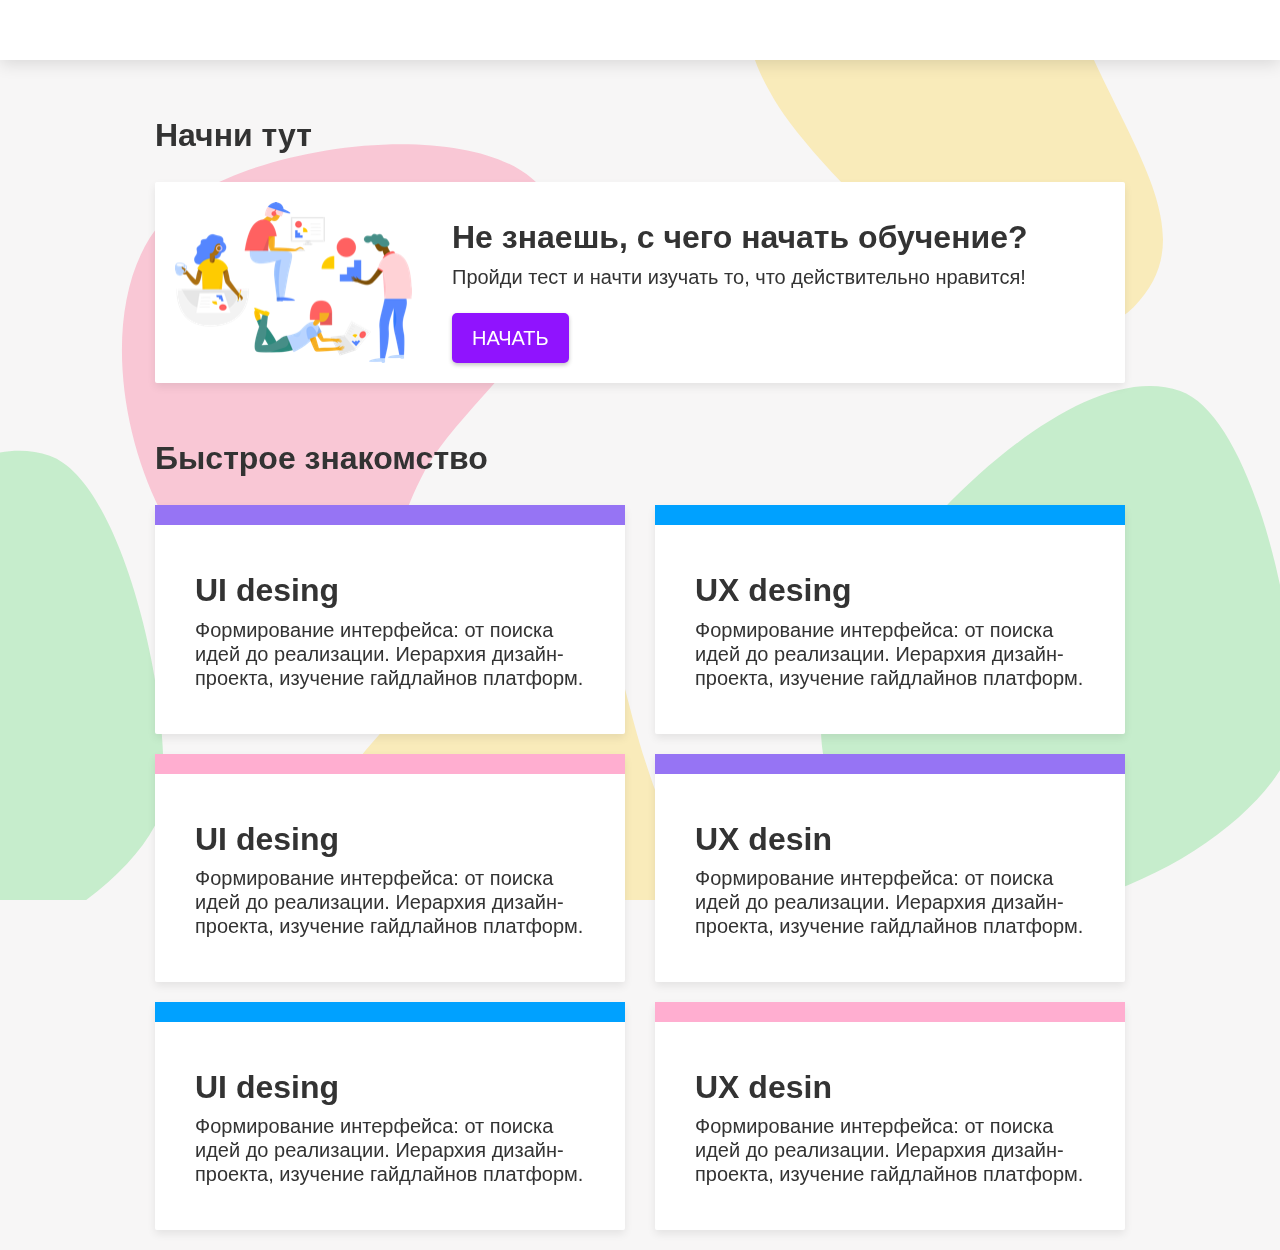
<file: index.html>
<!doctype html>
<html lang=ru>
<head>
    <meta charset="UTF-8">
    <meta name="viewport"
          content="width=device-width, user-scalable=no, initial-scale=1.0, maximum-scale=1.0, minimum-scale=1.0">
    <meta http-equiv="X-UA-Compatible" content="ie=edge">
    <title>Questeach</title>
    <link rel="stylesheet" href="./css/foundation.min.css">
    <link rel="stylesheet" href="./css/style.css">
</head>
<body>
    <div class="absolute-bg">
        <svg width="100%" height="auto" viewBox="-100 -100 1540 1124" xmlns="http://www.w3.org/2000/svg">
            <g fill="none" fill-rule="evenodd">
                <path d="M837.763 24.444c-67.516-112.92-18.602-144.112 64.405-238.56C958.96-278.735 944.908-376 1053.822-376c109.638 0 95.556 136.84 160.082 297.761 64.526 160.921 163.622 270.14 72.454 361.86C1173.245 397.42 896.97 123.469 837.763 24.445z" fill="#FFD22D" opacity=".3"/>
                <path d="M555.232 147.024c69.4 123.476-60.35 211.281-135.962 312.642-61.356 82.25-50.5 192.835-161.822 210.606C74.504 699.477-51.976 319.4 73.318 176.444c87.985-100.389 419.033-141.297 481.914-29.42z" fill="#FF5A89" opacity=".3"/>
                <path d="M1088.39 1036.692c-89.413-9.732-239.232-138.417-178.159-305.405 43.028-117.647 288.866-393.996 434.466-343.099 104.356 36.48 169.513 390.58 131.091 462.613-50.185 94.09-229.478 203.08-387.398 185.89zM-323.61 1117.692c-89.413-9.732-239.232-138.417-178.159-305.405C-458.74 694.64-212.903 418.29-67.303 469.188c104.356 36.48 169.513 390.58 131.091 462.613-50.185 94.09-229.478 203.08-387.398 185.89z" fill="#55D769" opacity=".303"/>
                <path d="M320.763 1010.444c-67.516-112.92-18.602-144.112 64.405-238.56C441.96 707.265 427.908 610 536.822 610c109.638 0 95.556 136.84 160.082 297.761 64.526 160.921 163.622 270.14 72.454 361.86-113.113 113.798-389.388-160.153-448.595-259.177z" fill="#FFD22D" opacity=".3"/>
            </g>
        </svg>
    </div>
    <header class="row expanded">
        <div class="small-12 row">
            <div class="avatar"></div>
        </div>
    </header>
    <div class="small-12 row relative">
        <div class="columns small-12">
            <div class="space-3"></div>
            <h3>Начни тут</h3>
            <div class="space-2"></div>
            <div class="block columns small-12 flex">
                <img src="./media/first.png" alt="lol">
                <div class="pl">
                    <h3>Не знаешь, с чего начать обучение?</h3>
                    <p>Пройди тест и начти изучать то, что действительно нравится!</p>
                    <a href="./survey-1.html">
                        <div class="button">НАЧАТЬ</div>
                    </a>
                </div>
            </div>
        </div>
        <div class="columns small-12 no-pd">
                <div class="columns small-12">
                <div class="space-3"></div>
                <h3>Быстрое знакомство</h3>
                <div class="space-2"></div>
            </div>
            <div class="columns small-6">
                <div class="course block">
                <div class="bar color-1"></div>
                    <h3>UI desing</h3>
                    <p>Формирование интерфейса: от поиска идей до реализации. Иерархия дизайн-проекта, изучение гайдлайнов платформ. </p>
                </div>
            </div>
            <div class="columns small-6">
                <div class="course block">
                <div class="bar color-2"></div>
                    <h3>UX desing</h3>
                    <p>Формирование интерфейса: от поиска идей до реализации. Иерархия дизайн-проекта, изучение гайдлайнов платформ. </p>
                </div>
            </div>
            <div class="columns small-6">
                <div class="course block">
                <div class="bar color-3"></div>
                    <h3>UI desing</h3>
                    <p>Формирование интерфейса: от поиска идей до реализации. Иерархия дизайн-проекта, изучение гайдлайнов платформ.</p>
                </div>
            </div>
            <div class="columns small-6">
                <div class="course block">
                <div class="bar color-1"></div>
                    <h3>UX desin</h3>
                    <p>Формирование интерфейса: от поиска идей до реализации. Иерархия дизайн-проекта, изучение гайдлайнов платформ.</p>
                </div>
            </div>
            <div class="columns small-6">
                <div class="course block">
                <div class="bar color-2"></div>
                    <h3>UI desing</h3>
                    <p>Формирование интерфейса: от поиска идей до реализации. Иерархия дизайн-проекта, изучение гайдлайнов платформ.</p>
                </div>
            </div>
            <div class="columns small-6">
                <div class="course block">
                <div class="bar color-3"></div>
                    <h3>UX desin</h3>
                    <p>Формирование интерфейса: от поиска идей до реализации. Иерархия дизайн-проекта, изучение гайдлайнов платформ.</p>
                </div>
            </div>
        </div>
    </div>
</body>
</html>
</file>
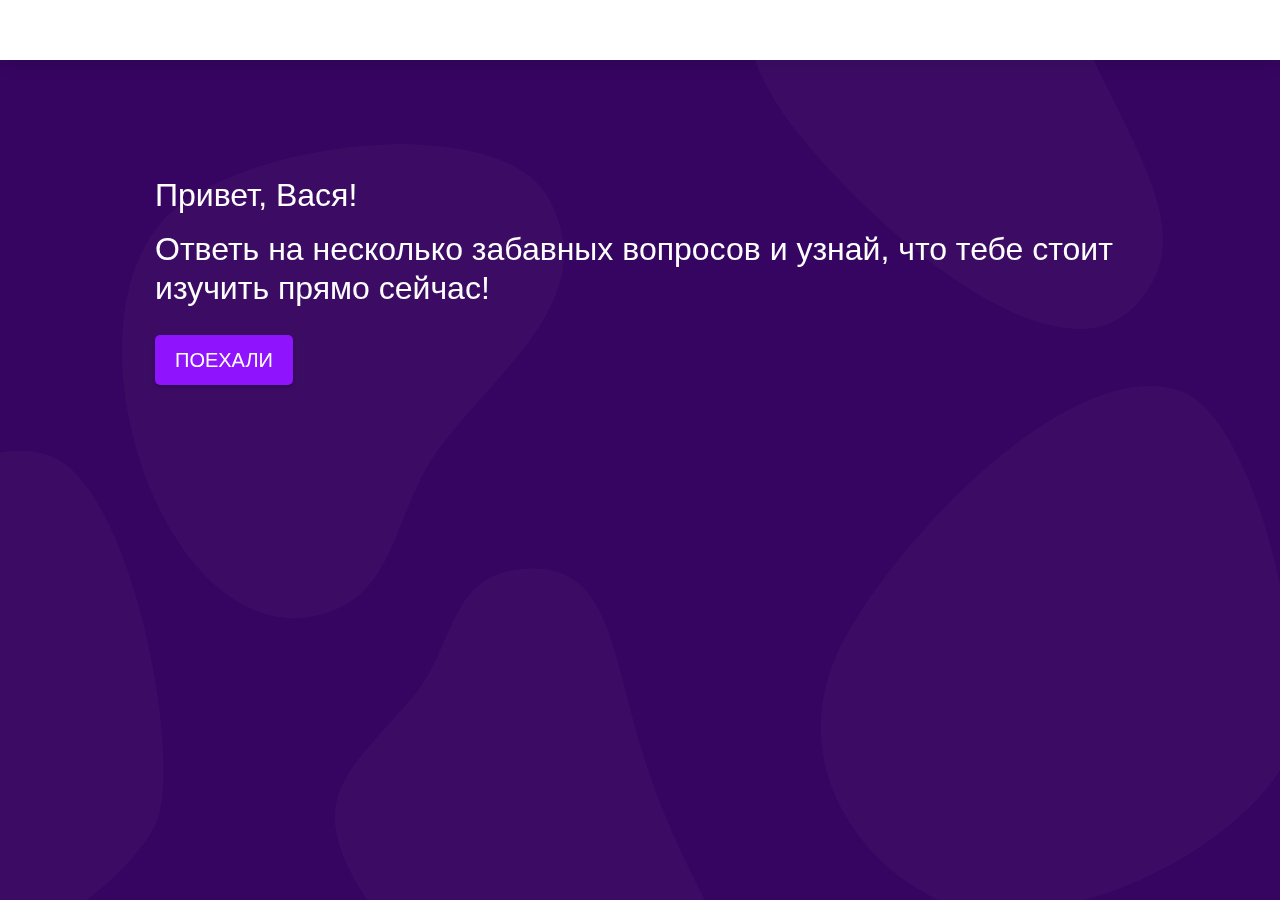
<file: survey-1.html>
<!doctype html>
<html lang=ru>
<head>
    <meta charset="UTF-8">
    <meta name="viewport"
          content="width=device-width, user-scalable=no, initial-scale=1.0, maximum-scale=1.0, minimum-scale=1.0">
    <meta http-equiv="X-UA-Compatible" content="ie=edge">
    <title>Questeach</title>
    <link rel="stylesheet" href="./css/foundation.min.css">
    <link rel="stylesheet" href="./css/style.css">
</head>
<body class="survey">
    <div class="absolute-bg">
        <svg width="100%" height="auto" viewBox="-100 -100 1540 1124" xmlns="http://www.w3.org/2000/svg">
            <g fill="none" fill-rule="evenodd">
                <path d="M837.763 24.444c-67.516-112.92-18.602-144.112 64.405-238.56C958.96-278.735 944.908-376 1053.822-376c109.638 0 95.556 136.84 160.082 297.761 64.526 160.921 163.622 270.14 72.454 361.86C1173.245 397.42 896.97 123.469 837.763 24.445z" fill="#FFFFFF" opacity=".03"/>
                <path d="M555.232 147.024c69.4 123.476-60.35 211.281-135.962 312.642-61.356 82.25-50.5 192.835-161.822 210.606C74.504 699.477-51.976 319.4 73.318 176.444c87.985-100.389 419.033-141.297 481.914-29.42z" fill="#FFFFFF" opacity=".03"/>
                <path d="M1088.39 1036.692c-89.413-9.732-239.232-138.417-178.159-305.405 43.028-117.647 288.866-393.996 434.466-343.099 104.356 36.48 169.513 390.58 131.091 462.613-50.185 94.09-229.478 203.08-387.398 185.89zM-323.61 1117.692c-89.413-9.732-239.232-138.417-178.159-305.405C-458.74 694.64-212.903 418.29-67.303 469.188c104.356 36.48 169.513 390.58 131.091 462.613-50.185 94.09-229.478 203.08-387.398 185.89z" fill="#FFFFFF" opacity=".03"/>
                <path d="M320.763 1010.444c-67.516-112.92-18.602-144.112 64.405-238.56C441.96 707.265 427.908 610 536.822 610c109.638 0 95.556 136.84 160.082 297.761 64.526 160.921 163.622 270.14 72.454 361.86-113.113 113.798-389.388-160.153-448.595-259.177z" fill="#FFFFFF" opacity=".03"/>
            </g>
        </svg>
    </div>
    <header class="row expanded">
        <div class="small-12 row">
            <div class="avatar"></div>
        </div>
    </header>
    <div class="small-12 row relative">
        <div class="columns small-12">
            <div class="space-5"></div>
            <h4>Привет, Вася!</h4>
            <h4>Ответь на несколько забавных вопросов и узнай, что тебе стоит изучить прямо сейчас!</h4>
                    <div class="space-2"></div>
            <a href="./survey-2.html">
                <div class="button">Поехали</div>
            </a>
        </div>
    </div>
</body>
</html>
</file>
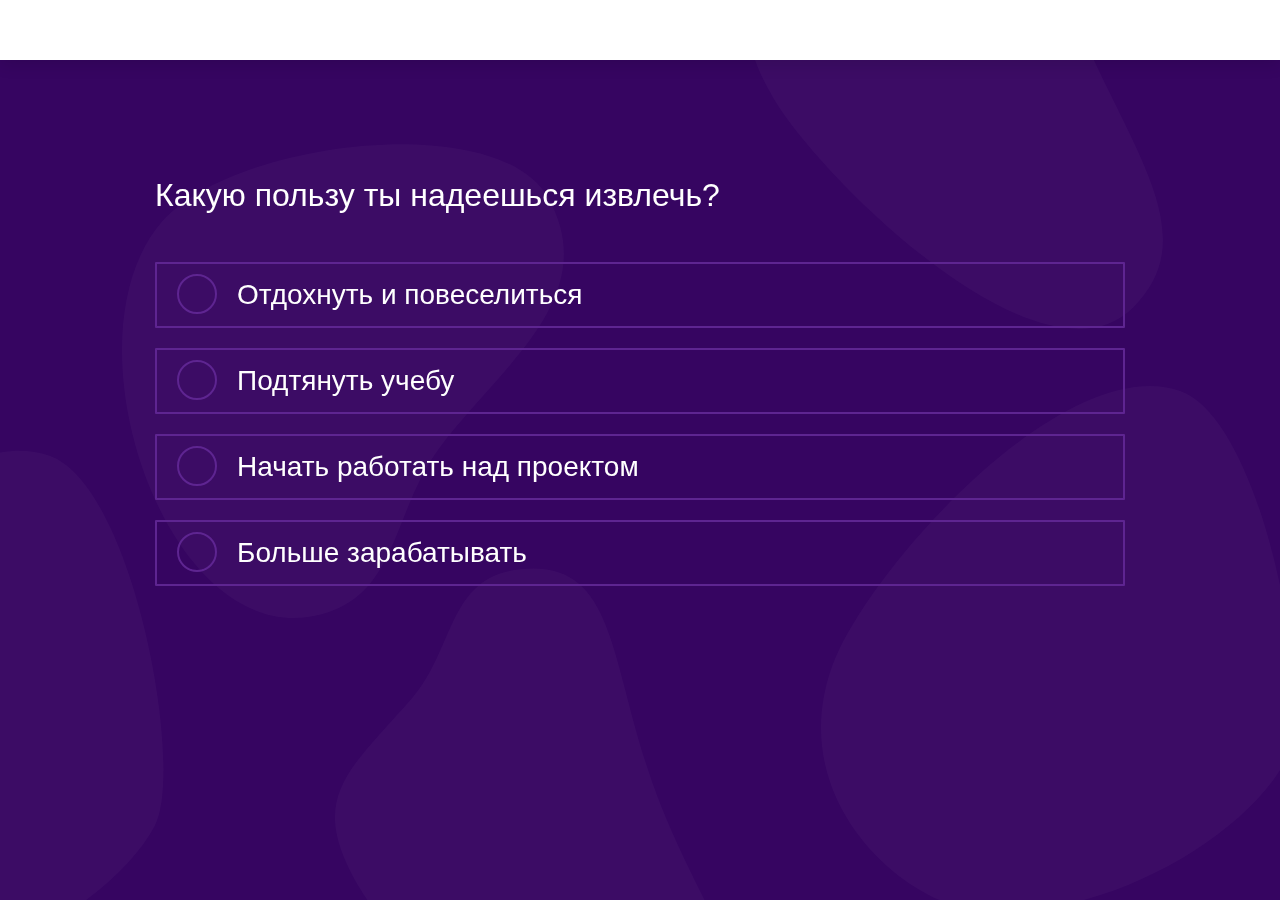
<file: survey-2.html>
<!doctype html>
<html lang=ru>
<head>
    <meta charset="UTF-8">
    <meta name="viewport"
          content="width=device-width, user-scalable=no, initial-scale=1.0, maximum-scale=1.0, minimum-scale=1.0">
    <meta http-equiv="X-UA-Compatible" content="ie=edge">
    <title>Questeach</title>
    <link rel="stylesheet" href="./css/foundation.min.css">
    <link rel="stylesheet" href="./css/style.css">
</head>
<body class="survey">
    <div class="absolute-bg">
        <svg width="100%" height="auto" viewBox="-100 -100 1540 1124" xmlns="http://www.w3.org/2000/svg">
            <g fill="none" fill-rule="evenodd">
                <path d="M837.763 24.444c-67.516-112.92-18.602-144.112 64.405-238.56C958.96-278.735 944.908-376 1053.822-376c109.638 0 95.556 136.84 160.082 297.761 64.526 160.921 163.622 270.14 72.454 361.86C1173.245 397.42 896.97 123.469 837.763 24.445z" fill="#FFFFFF" opacity=".03"/>
                <path d="M555.232 147.024c69.4 123.476-60.35 211.281-135.962 312.642-61.356 82.25-50.5 192.835-161.822 210.606C74.504 699.477-51.976 319.4 73.318 176.444c87.985-100.389 419.033-141.297 481.914-29.42z" fill="#FFFFFF" opacity=".03"/>
                <path d="M1088.39 1036.692c-89.413-9.732-239.232-138.417-178.159-305.405 43.028-117.647 288.866-393.996 434.466-343.099 104.356 36.48 169.513 390.58 131.091 462.613-50.185 94.09-229.478 203.08-387.398 185.89zM-323.61 1117.692c-89.413-9.732-239.232-138.417-178.159-305.405C-458.74 694.64-212.903 418.29-67.303 469.188c104.356 36.48 169.513 390.58 131.091 462.613-50.185 94.09-229.478 203.08-387.398 185.89z" fill="#FFFFFF" opacity=".03"/>
                <path d="M320.763 1010.444c-67.516-112.92-18.602-144.112 64.405-238.56C441.96 707.265 427.908 610 536.822 610c109.638 0 95.556 136.84 160.082 297.761 64.526 160.921 163.622 270.14 72.454 361.86-113.113 113.798-389.388-160.153-448.595-259.177z" fill="#FFFFFF" opacity=".03"/>
            </g>
        </svg>
    </div>
    <header class="row expanded">
        <div class="small-12 row">
            <div class="avatar"></div>
        </div>
    </header>
    <div class="small-12 row relative">
        <div class="columns small-12">
            <div class="space-5"></div>
            <h3>Какую пользу ты надеешься извлечь?</h3>
            <div class="space-2"></div>
            <ul class="select">
                <a href="./survey-3.html">
                    <li>Отдохнуть и повеселиться</li>
                </a>
                <a href="./survey-3.html">
                    <li>Подтянуть учебу</li>
                </a>
                <a href="./survey-3.html">
                    <li>Начать работать над проектом</li>
                </a>
                <a href="./survey-3.html">
                    <li>Больше зарабатывать</li>
                </a>
            </ul>
        </div>
    </div>
</body>
</html>
</file>
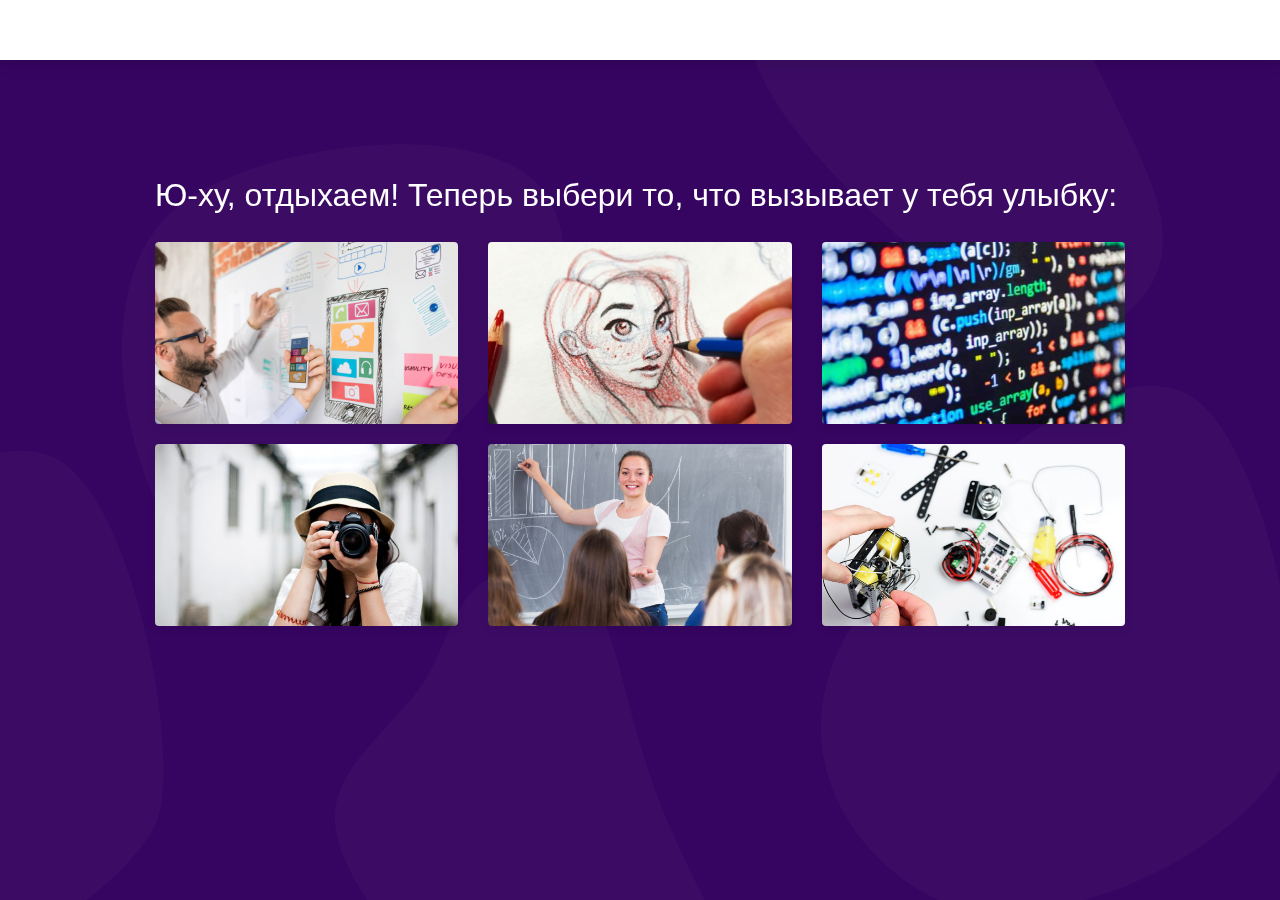
<file: survey-3.html>
<!doctype html>
<html lang=ru>
<head>
    <meta charset="UTF-8">
    <meta name="viewport"
          content="width=device-width, user-scalable=no, initial-scale=1.0, maximum-scale=1.0, minimum-scale=1.0">
    <meta http-equiv="X-UA-Compatible" content="ie=edge">
    <title>Questeach</title>
    <link rel="stylesheet" href="./css/foundation.min.css">
    <link rel="stylesheet" href="./css/style.css">
</head>
<body class="survey">
    <div class="absolute-bg">
        <svg width="100%" height="auto" viewBox="-100 -100 1540 1124" xmlns="http://www.w3.org/2000/svg">
            <g fill="none" fill-rule="evenodd">
                <path d="M837.763 24.444c-67.516-112.92-18.602-144.112 64.405-238.56C958.96-278.735 944.908-376 1053.822-376c109.638 0 95.556 136.84 160.082 297.761 64.526 160.921 163.622 270.14 72.454 361.86C1173.245 397.42 896.97 123.469 837.763 24.445z" fill="#FFFFFF" opacity=".03"/>
                <path d="M555.232 147.024c69.4 123.476-60.35 211.281-135.962 312.642-61.356 82.25-50.5 192.835-161.822 210.606C74.504 699.477-51.976 319.4 73.318 176.444c87.985-100.389 419.033-141.297 481.914-29.42z" fill="#FFFFFF" opacity=".03"/>
                <path d="M1088.39 1036.692c-89.413-9.732-239.232-138.417-178.159-305.405 43.028-117.647 288.866-393.996 434.466-343.099 104.356 36.48 169.513 390.58 131.091 462.613-50.185 94.09-229.478 203.08-387.398 185.89zM-323.61 1117.692c-89.413-9.732-239.232-138.417-178.159-305.405C-458.74 694.64-212.903 418.29-67.303 469.188c104.356 36.48 169.513 390.58 131.091 462.613-50.185 94.09-229.478 203.08-387.398 185.89z" fill="#FFFFFF" opacity=".03"/>
                <path d="M320.763 1010.444c-67.516-112.92-18.602-144.112 64.405-238.56C441.96 707.265 427.908 610 536.822 610c109.638 0 95.556 136.84 160.082 297.761 64.526 160.921 163.622 270.14 72.454 361.86-113.113 113.798-389.388-160.153-448.595-259.177z" fill="#FFFFFF" opacity=".03"/>
            </g>
        </svg>
    </div>
    <header class="row expanded">
        <div class="small-12 row">
            <div class="avatar"></div>
        </div>
    </header>
    <div class="small-12 row relative">
        <div class="columns small-12">
            <div class="space-5"></div>
            <h3>Ю-ху, отдыхаем! Теперь выбери то, что вызывает у тебя улыбку:</h3>
            <div class="space-2"></div>
        </div>
        <a href="./survey-4.html">
            <div class="columns small-4">
                <div class="image-sel img-1 block"></div>
            </div>
        </a>
        <a href="./survey-4.html">
            <div class="columns small-4">
                <div class="image-sel img-2 block"></div>
            </div>
        </a>
        <a href="./survey-4.html">
            <div class="columns small-4">
                <div class="image-sel img-3 block"></div>
            </div>
        </a>
        <a href="./survey-4.html">
            <div class="columns small-4">
                <div class="image-sel img-4 block"></div>
            </div>
        </a>
        <a href="./survey-4.html">
            <div class="columns small-4">
                <div class="image-sel img-5 block"></div>
            </div>
        </a>
        <a href="./survey-4.html">
            <div class="columns small-4">
                <div class="image-sel img-6 block"></div>
            </div>
        </a>
    </div>
    </div>
</body>
</html>
</file>
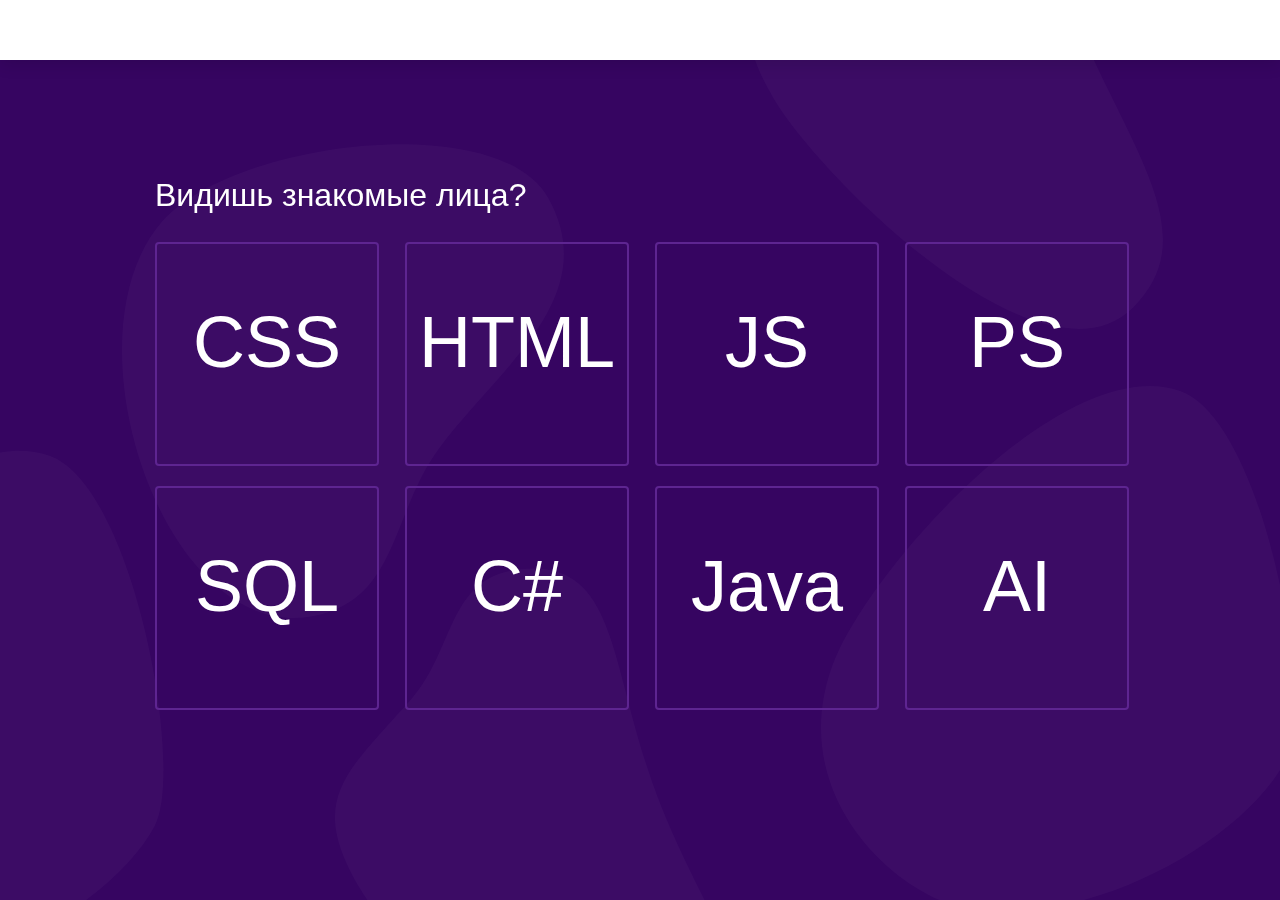
<file: survey-4.html>
<!doctype html>
<html lang=ru>
<head>
    <meta charset="UTF-8">
    <meta name="viewport"
          content="width=device-width, user-scalable=no, initial-scale=1.0, maximum-scale=1.0, minimum-scale=1.0">
    <meta http-equiv="X-UA-Compatible" content="ie=edge">
    <title>Questeach</title>
    <link rel="stylesheet" href="./css/foundation.min.css">
    <link rel="stylesheet" href="./css/style.css">
</head>
<body class="survey">
    <div class="absolute-bg">
        <svg width="100%" height="auto" viewBox="-100 -100 1540 1124" xmlns="http://www.w3.org/2000/svg">
            <g fill="none" fill-rule="evenodd">
                <path d="M837.763 24.444c-67.516-112.92-18.602-144.112 64.405-238.56C958.96-278.735 944.908-376 1053.822-376c109.638 0 95.556 136.84 160.082 297.761 64.526 160.921 163.622 270.14 72.454 361.86C1173.245 397.42 896.97 123.469 837.763 24.445z" fill="#FFFFFF" opacity=".03"/>
                <path d="M555.232 147.024c69.4 123.476-60.35 211.281-135.962 312.642-61.356 82.25-50.5 192.835-161.822 210.606C74.504 699.477-51.976 319.4 73.318 176.444c87.985-100.389 419.033-141.297 481.914-29.42z" fill="#FFFFFF" opacity=".03"/>
                <path d="M1088.39 1036.692c-89.413-9.732-239.232-138.417-178.159-305.405 43.028-117.647 288.866-393.996 434.466-343.099 104.356 36.48 169.513 390.58 131.091 462.613-50.185 94.09-229.478 203.08-387.398 185.89zM-323.61 1117.692c-89.413-9.732-239.232-138.417-178.159-305.405C-458.74 694.64-212.903 418.29-67.303 469.188c104.356 36.48 169.513 390.58 131.091 462.613-50.185 94.09-229.478 203.08-387.398 185.89z" fill="#FFFFFF" opacity=".03"/>
                <path d="M320.763 1010.444c-67.516-112.92-18.602-144.112 64.405-238.56C441.96 707.265 427.908 610 536.822 610c109.638 0 95.556 136.84 160.082 297.761 64.526 160.921 163.622 270.14 72.454 361.86-113.113 113.798-389.388-160.153-448.595-259.177z" fill="#FFFFFF" opacity=".03"/>
            </g>
        </svg>
    </div>
    <header class="row expanded">
        <div class="small-12 row">
            <div class="avatar"></div>
        </div>
    </header>
    <div class="small-12 row relative">
        <div class="columns small-12">
            <div class="space-5"></div>
            <h3>Видишь знакомые лица?</h3>
            <div class="space-2"></div>
        </div>
        <a href="./survey-5.html">
            <div class="columns small-3">
                <div class="skill-sel">
                    <p>CSS</p>
                </div>
            </div>
        </a>
        <a href="./survey-5.html">
            <div class="columns small-3">
                <div class="skill-sel">
                    <p>HTML</p>
                </div>
            </div>
        </a>
        <a href="./survey-5.html">
            <div class="columns small-3">
                <div class="skill-sel">
                    <p>JS</p>
                </div>
            </div>
        </a>
        <a href="./survey-5.html">
            <div class="columns small-3">
                <div class="skill-sel">
                    <p>PS</p>
                </div>
            </div>
        </a>
        <a href="./survey-5.html">
            <div class="columns small-3">
                <div class="skill-sel">
                    <p>SQL</p>
                </div>
            </div>
        </a>
        <a href="./survey-5.html">
            <div class="columns small-3">
                <div class="skill-sel">
                    <p>C#</p>
                </div>
            </div>
        </a>
        <a href="./survey-5.html">
            <div class="columns small-3">
                <div class="skill-sel">
                    <p>Java</p>
                </div>
            </div>
        </a>
        <a href="./survey-5.html">
            <div class="columns small-3">
                <div class="skill-sel">
                    <p>AI</p>
                </div>
            </div>
        </a>
    </div>
    </div>
</body>
</html>
</file>
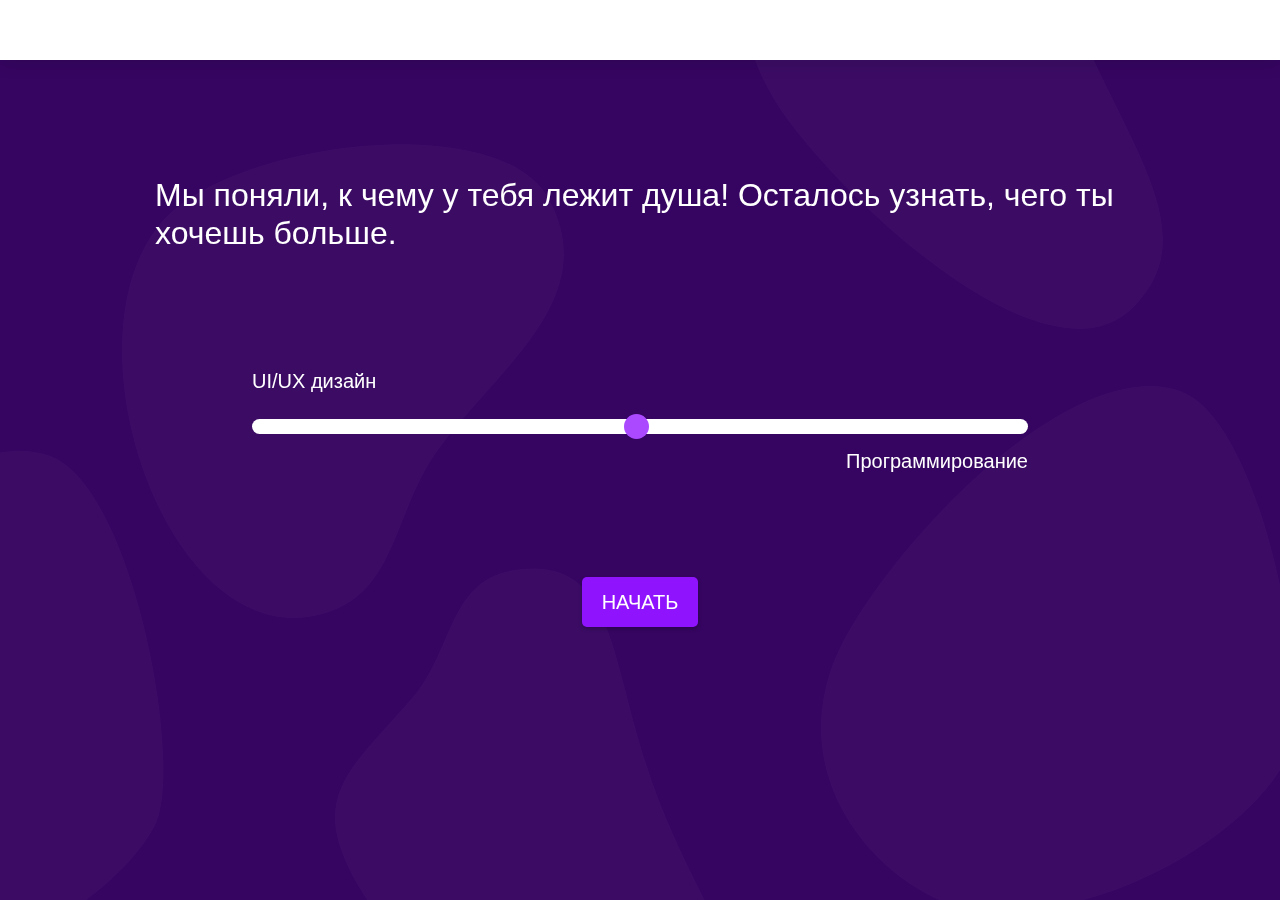
<file: survey-5.html>
<!doctype html>
<html lang=ru>
<head>
    <meta charset="UTF-8">
    <meta name="viewport"
          content="width=device-width, user-scalable=no, initial-scale=1.0, maximum-scale=1.0, minimum-scale=1.0">
    <meta http-equiv="X-UA-Compatible" content="ie=edge">
    <title>Questeach</title>
    <link rel="stylesheet" href="./css/foundation.min.css">
    <link rel="stylesheet" href="./css/style.css">
</head>
<body class="survey">
    <div class="absolute-bg">
        <svg width="100%" height="auto" viewBox="-100 -100 1540 1124" xmlns="http://www.w3.org/2000/svg">
            <g fill="none" fill-rule="evenodd">
                <path d="M837.763 24.444c-67.516-112.92-18.602-144.112 64.405-238.56C958.96-278.735 944.908-376 1053.822-376c109.638 0 95.556 136.84 160.082 297.761 64.526 160.921 163.622 270.14 72.454 361.86C1173.245 397.42 896.97 123.469 837.763 24.445z" fill="#FFFFFF" opacity=".03"/>
                <path d="M555.232 147.024c69.4 123.476-60.35 211.281-135.962 312.642-61.356 82.25-50.5 192.835-161.822 210.606C74.504 699.477-51.976 319.4 73.318 176.444c87.985-100.389 419.033-141.297 481.914-29.42z" fill="#FFFFFF" opacity=".03"/>
                <path d="M1088.39 1036.692c-89.413-9.732-239.232-138.417-178.159-305.405 43.028-117.647 288.866-393.996 434.466-343.099 104.356 36.48 169.513 390.58 131.091 462.613-50.185 94.09-229.478 203.08-387.398 185.89zM-323.61 1117.692c-89.413-9.732-239.232-138.417-178.159-305.405C-458.74 694.64-212.903 418.29-67.303 469.188c104.356 36.48 169.513 390.58 131.091 462.613-50.185 94.09-229.478 203.08-387.398 185.89z" fill="#FFFFFF" opacity=".03"/>
                <path d="M320.763 1010.444c-67.516-112.92-18.602-144.112 64.405-238.56C441.96 707.265 427.908 610 536.822 610c109.638 0 95.556 136.84 160.082 297.761 64.526 160.921 163.622 270.14 72.454 361.86-113.113 113.798-389.388-160.153-448.595-259.177z" fill="#FFFFFF" opacity=".03"/>
            </g>
        </svg>
    </div>
    <header class="row expanded">
        <div class="small-12 row">
            <div class="avatar"></div>
        </div>
    </header>
    <div class="small-12 row relative">
        <div class="columns small-12">
            <div class="space-5"></div>
            <h3>Мы поняли, к чему у тебя лежит душа! Осталось узнать, чего ты хочешь больше.</h3>
            <div class="space-5"></div>
            <div class="touch-bar">
                <p class="t-left">UI/UX дизайн</p>
                <div class="slidecontainerapper">
                    <!-- <div class="fill"></div> -->
                    <!-- <div class="bar"> -->
                      <input type="range" min="1" max="100" value="50" class="slider" id="myRange">
                    <!-- </div> -->
                </div>
                <p class="t-right">Программирование</p>
            </div>
            <div class="space-4"></div>
            <div class="center">
                <a href="./index.html">
                    <div class="button centered">НАЧАТЬ</div>
                </a>
            </div>
        </div>

    </div>
    </div>

  <script>
      var slider = document.getElementById("myRange");
      var output = document.getElementById("demo");
      output.innerHTML = slider.value;

      slider.oninput = function() {
          output.innerHTML = this.value;
        }
  </script>



</body>
</html>
</file>
<file: css/style.css>
html {
    font-family: "Roboto", sans-serif;
    font-weight: normal;
    width: 100%;
    overflow-x: hidden;
}

body {
    background-color: #F7F6F6;
    color: #333;
    width: 100%;
    height: 100%;
}

.survey {
    background-color: #360561;
    color: #FFF;
}

@font-face {
    font-family: "SamsungSharp";
    src: local(Roboto Thin), url("../font/samsung_sharp_sans_bold.ttf") format("truetype"), url("../font/samsung_sharp_sans_bold.woff") format("woff");
    font-weight: 500;
}

@font-face {
    font-family: "Roboto";
    src: local(Roboto Thin), url("../font/Roboto-Thin.woff2") format("woff2"), url("../font/Roboto-Thin.woff") format("woff"), url("../font/Roboto-Thin.ttf") format("truetype");
    font-weight: 200;
}
@font-face {
    font-family: "Roboto";
    src: local(Roboto Light), url("../font/Roboto-Light.woff2") format("woff2"), url("../font/Roboto-Light.woff") format("woff"), url("../font/Roboto-Light.ttf") format("truetype");
    font-weight: 300;
}
@font-face {
    font-family: "Roboto";
    src: local(Roboto Regular), url("../font/Roboto-Regular.woff2") format("woff2"), url("../font/Roboto-Regular.woff") format("woff"), url("../font/Roboto-Regular.ttf") format("truetype");
    font-weight: 400;
}
@font-face {
    font-family: "Roboto";
    src: url("../font/Roboto-Medium.woff2") format("woff2"), url("../font/Roboto-Medium.woff") format("woff"), url("../font/Roboto-Medium.ttf") format("truetype");
    font-weight: 500;
}
@font-face {
    font-family: "Roboto";
    src: url("../font/Roboto-Bold.woff2") format("woff2"), url("../font/Roboto-Bold.woff") format("woff"), url("../font/Roboto-Bold.ttf") format("truetype");
    font-weight: 700;
}
@font-face {
    font-family: 'Material Icons';
    font-style: normal;
    font-weight: 400;
    src: url(../font/icons/MaterialIcons-Regular.eot); /* For IE6-8 */
    src: local('Material Icons'),
    local('MaterialIcons-Regular'),
    url(../font/icons/MaterialIcons-Regular.woff2) format('woff2'),
    url(../font/icons/MaterialIcons-Regular.woff) format('woff'),
    url(../font/icons/MaterialIcons-Regular.ttf) format('truetype');
}


.inline { display: inline-block; }
.right { float: right; }
.left { float: left; }
.center { display: flex; justify-content: center; align-items: center; text-align: center; }

.space-0 { min-height: 0; }
.space-1 { min-height: 10px; }
.space-2 { min-height: 20px; }
.space-3 { min-height: 40px; }
.space-4 { min-height: 80px; }
.space-5 { min-height: 100px; }
.space-6 { min-height: 200px; }


.height-0 {
    min-height: 0;
}

.remove {
    display: none;
}

h1 {
    font-weight: 600;
    font-size: 54px;
    line-height: 1;
}

h2 {
    margin: 16px 0 8px 0;

    font-weight: 600;
    font-size: 42px;
    line-height: 1;
}

h3 {
    margin: 16px 0 8px 0;

    font-weight: 600;
    font-size: 32px;
    line-height: 1.2;
}
.survey h3 {
    font-weight: 400;
}

h4 {
    margin: 16px 0 8px 0;

    font-weight: 300;
    font-size: 32px;
    line-height: 1.2;
}

h5 {
    margin: 0;

    font-weight: 600;
    font-size: 24px;
    line-height: 1;
}

p {
    font-weight: 300;
    font-size: 20px;
    line-height: 1.2;
    margin-top: 8px;
    margin-bottom: 24px;
}

a {
    text-decoration: none;
    color: inherit;
}

.block {
    display: inline-block;

    padding: 20px;

    vertical-align: top;
    background: #FFFFFF;
    box-shadow: 0 4px 8px 0 rgba(0,0,0,0.08);
    border-radius: 2px;
}

.skill-sel {
    width: 100%;
    padding: 50%;
    display: flex;
    justify-content: center;
    align-items: center;
    border: 2px solid #5E2591;
    border-radius: 4px;
    transition: .3s ease;
    margin-bottom: 20px;
    position: relative;
}

.skill-sel p {
    font-size: 72px;
    position: absolute;
    margin-top: 0;
}

.skill-sel:hover {
    border: 2px solid #AA49FF;
    background: rgba(170,73,255,0.15);
}


.image-sel {
    width: 100%;
    padding: 30%;
    background: rgba(54,5,97,0.40);
    border-radius: 4px;
    transition: .3s ease;
    margin-bottom: 20px;
}

.image-sel:hover {

    box-shadow: 0 4px 8px 0 #AA49FF;
}
.img-1 {background: url(../media/img-1.png); background-size: cover;}
.img-2 {background: url(../media/img-2.png); background-size: cover;}
.img-3 {background: url(../media/img-3.png); background-size: cover;}
.img-4 {background: url(../media/img-4.png); background-size: cover;}
.img-5 {background: url(../media/img-5.png); background-size: cover;}
.img-6 {background: url(../media/img-6.png); background-size: cover;}

ul.select {
    padding: 0;
}

.select li {
    position: relative;
    font-size: 28px;
    font-weight: 300;
    margin: 20px 0px;
    padding: 10px 80px;
    border-radius: 1px;
    list-style: none;
    border: 2px solid #5E2591;
    transition: .3s ease;
}


.select li:after {
    position: absolute;
    left: 20px;
    height: 40px;
    width: 40px;
    border-radius: 50%;
    border: 2px solid #5E2591;
    content: " ";
    transition: .3s ease;
}
.select li:hover, .select li:hover:after {
    border: 2px solid #AA49FF;
}

.relative {
    position: relative;
}

.absolute-bg {
    position: fixed;
    width: 100%;
    height: 100%;
}
.flex {
    display: flex;
}
.fl {
    float: left;
}

.pl {
    padding-left: 40px;
}

.button {
    position: relative;

    display: inline-flex;
    align-items: center;
    justify-content: center;

    width: auto;
    min-height: 36px;
    margin: 0 auto;
    padding: 10px 20px;
    border: none;
    font-family: 'Futura', Helvetica, Arial, sans-serif;

    cursor: pointer;
    transition: 0.3s ease;
    outline: none;

    color: #FFF;

    font-weight: 400;
    font-size: 20px;
    background: #9013FE;
    box-shadow: 0 2px 4px 0 rgba(0,0,0,0.24);
    border-radius: 5px;
    text-transform: uppercase;
}

.button:hover {
    background-color: #a43fff;
    box-shadow: 0 4px 8px 0 rgba(0,0,0,0.24);
}

.button.centered {
    margin: 0 auto;
}

header {
    position: relative;
    background-color: #FFFFFF;
    box-shadow: 0 4px 16px 0 rgba(0,0,0,0.12);
    min-height: 60px;
}

.slidecontainer {
    width: 100%;
}


.slider {
    -webkit-appearance: none;
    width: 100%;
    height: 15px;
    border-radius: 10px;
    background: #fff;
    outline: none;
    opacity: 1;
    -webkit-transition: .2s;
    transition: opacity .2s;
}

.slider:hover {
    /* opacity: 1; */
    box-shadow: 0 4px 20px 0 rgba(0,0,0,0.50);
}

.slider::-webkit-slider-thumb {
    -webkit-appearance: none;
    appearance: none;
    width: 25px;
    height: 25px;
    border-radius: 50%;
    background: #AA49FF;
    cursor: pointer;
}

/* .slider::-moz-range-thumb {
    width: 20px;
    height: 20px;
    border-radius: 50%;
    background: #4CAF50;
    cursor: pointer
} */

.course .bar {
    position: absolute;
    top:0;
    width: 100%;
    left: 0;
    height: 20px;
}



.course {
    position: relative;
    padding: 50px 40px 20px 40px;
    margin-bottom: 20px;
}

.touch-bar {
    position: relative;
    width: 80%;
    margin: 0 auto;
}

.touch-bar .wrapper {
    position: relative;
    width: 100%;
    height: 16px;
    margin-bottom: 20px;
}

.touch-bar .bar {
    background-color: #fff;
    border-radius: 10px;
    height: 100%;
}

.touch-bar .fill {
    background-color: #AA49FF;
    border-radius: 10px;
    height: 100%;
    position: absolute;
    width: 40%;
}

.touch-bar .fill:after {
    content: " ";
    right: -20px;
    top: -12px;
    width: 40px;
    height: 40px;
    border-radius: 20px;
    background-color: #AA49FF;
    position: absolute;
    box-shadow: 0 2px 10px 0 rgba(0,0,0,0.50);
    transition: .3s ease;
}
.touch-bar .fill:hover:after {
    background-color: #d19cff;
    box-shadow: 0 4px 20px 0 rgba(0,0,0,0.50);
}

.touch-bar p {
    width: 100%;
}

.t-right {
    text-align: right;
}

.t-left {
    text-align: left;
}

.color-1 {
    background-color: #9674F4;
}

.color-2 {
    background-color: #00A1FF;
}

.color-3 {
    background-color: #FFAED0;
}
.no-pd  {
    padding: 0;
}

/*small*/
@media screen and (max-width: 639px) {
    .small-no-padding { padding: 0 !important; }
    .small-text-center { text-align: center; }
    .small-rm {
        display: none;
    }
    .small-0 {
        width: 0!important;
        margin: 0!important;
        padding: 0!important;
    }
    .small-center {
        display: flex;
        justify-content: center;
        align-items: center;
        text-align: center;
    }
}

/*medium*/
@media only screen and (min-width: 640px) and (max-width: 1023px) {
    .medium-text-center { text-align: center; }
    .medium-padding-right { padding: 0 10px 0 0; }
    .medium-padding-left { padding: 0 0 0 10px; }
    .medium-rm {
        display: none;
    }
    .medium-0 {
        width: 0!important;
        margin: 0!important;
        padding: 0!important;
    }
}

/*large*/
@media only screen and (min-width: 1024px) {
    .large-rm {
        display: none;
    }
    .large-0 {
        width: 0!important;
        margin: 0!important;
        padding: 0!important;
    }
}
</file>
